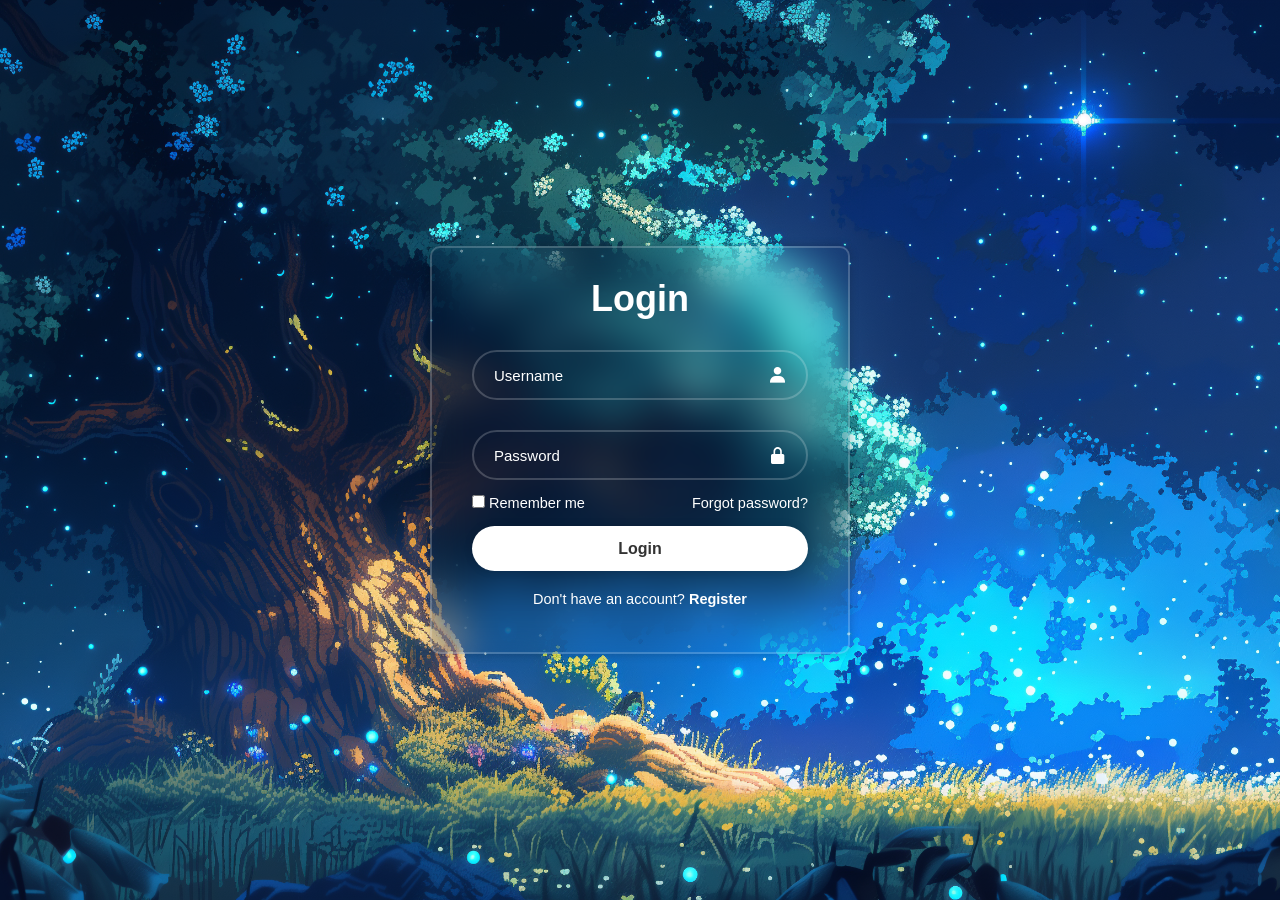
<file: index.html>
<!DOCTYPE html>

<html lang="en">
<head>
    <meta charset="UTF-8">
    <meta name="viewport" content="width=device-width, initial-scale=1.0">
    <title>Login</title>
    
<link rel="stylesheet" href="style.css">
<link href="https://unpkg.com/boxicons@2.1.4/css/boxicons.min.css" rel="stylesheet">


</head>

<body>

<div class="wrapper">


<form action="">

    <h1>Login</h1>

    <div class="input-box">
        <input 
            type="text" 
            placeholder="Username"
            required
            minlength="5"
            pattern="[A-Za-z0-9_]+"
            title="Username must be at least 3 characters and contain only letters, numbers, or underscores."
        >
        <i class="bx bxs-user"></i>
    </div>

    <div class="input-box">
        <input 
            type="password" 
            placeholder="Password"
            required
            minlength="8"
            title="Password must be at least 6 characters."
        >
        <i class="bx bxs-lock-alt"></i>
    </div>

    <div class="remember-forgot">
        <label>
            <input type="checkbox"> Remember me
        </label>

        <a href="#">Forgot password?</a>
    </div>

    <button type="submit" class="btn">Login</button>

    <div class="register-link">
        <p>
            Don't have an account?
            <a href="register.html">Register</a>
        </p>
    </div>

</form>


</div>

</body>
</html>
</file>
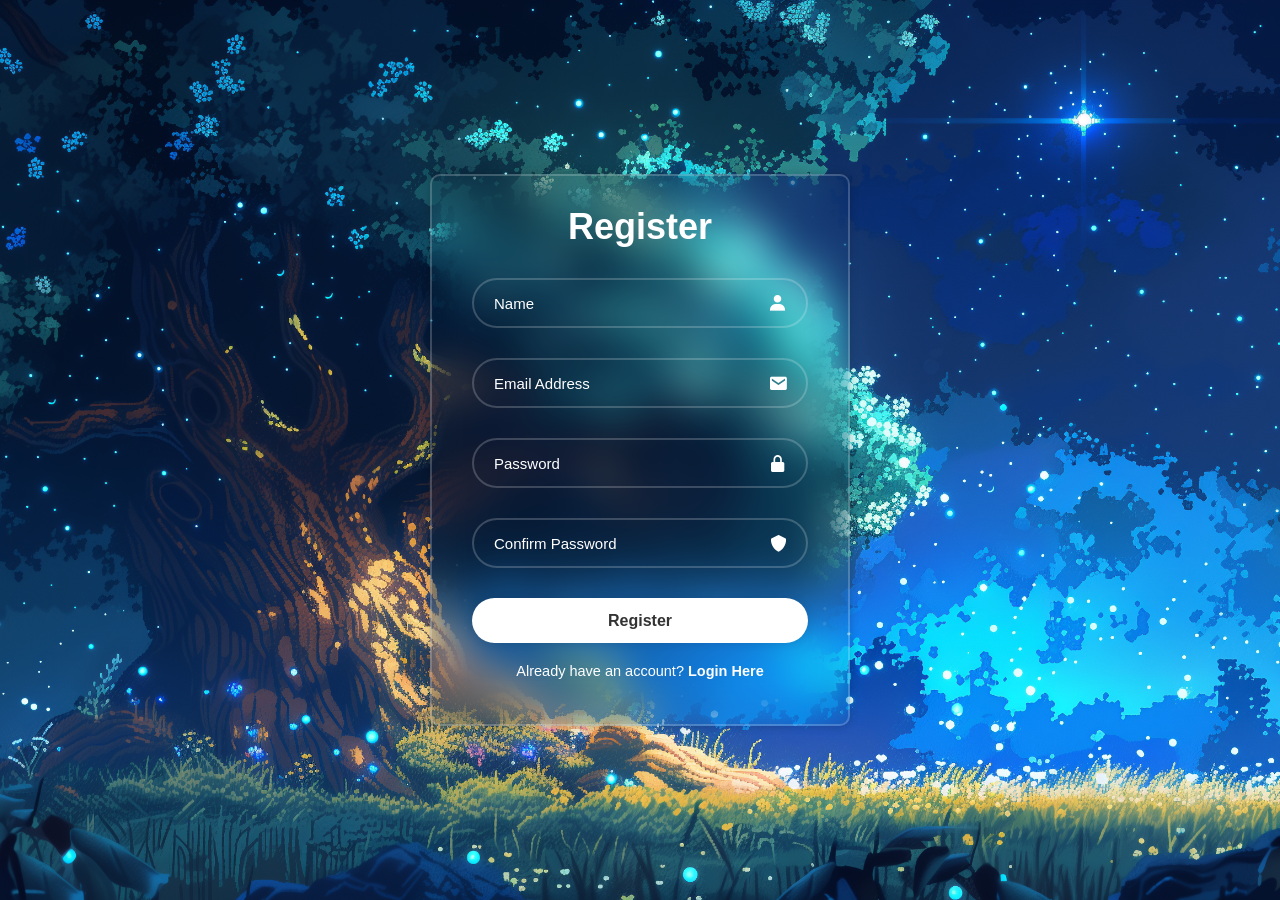
<file: register.html>
<!DOCTYPE html>

<html lang="en">
<head>
    <meta charset="UTF-8">
    <meta name="viewport" content="width=device-width, initial-scale=1.0">
    <title>Register</title>


<link rel="stylesheet" href="style.css">
<link href="https://unpkg.com/boxicons@2.1.4/css/boxicons.min.css" rel="stylesheet">


</head>

<body>

<div class="wrapper">


<form action="">

    <h1>Register</h1>

    <div class="input-box">
        <input 
            type="text"
            placeholder="Name"
            required
            minlength="2"
            pattern="[A-Za-z ]+"
            title="Please enter a valid name using letters only."
        >
        <i class="bx bxs-user"></i>
    </div>

    <div class="input-box">
        <input 
            type="email"
            placeholder="Email Address"
            required
            title="Please enter a valid email address."
        >
        <i class="bx bxs-envelope"></i>
    </div>

    <div class="input-box">
        <input 
            type="password"
            placeholder="Password"
            required
            minlength="6"
            title="Password must be at least 6 characters."
        >
        <i class="bx bxs-lock-alt"></i>
    </div>

    <div class="input-box">
        <input 
            type="password"
            placeholder="Confirm Password"
            required
            minlength="6"
            title="Please enter your password again."
        >
        <i class="bx bxs-shield"></i>
    </div>

    <button type="submit" class="btn">Register</button>

    <div class="register-link">
        <p>
            Already have an account?
            <a href="index.html">Login Here</a>
        </p>
    </div>

</form>


</div>

</body>
</html>
</file>
<file: style.css>
* {
  margin: 0;
  padding: 0;
  box-sizing: border-box;
  font-family: "Poppins", sans-serif;
  }

body {
display: flex;
justify-content: center;
align-items: center;
min-height: 100vh;
background: url("img/img.png") no-repeat;
background-size: cover;
background-position: center;
}

.wrapper {
width: 420px;
background: transparent;
border: 2px solid rgba(255, 255, 255, .2);
backdrop-filter: blur(20px);
box-shadow: 0 0 10px rgba(0, 0, 0, .2);
color: #fff;
border-radius: 10px;
padding: 30px 40px;
}

.wrapper h1 {
font-size: 36px;
text-align: center;
}

.wrapper .input-box {
position: relative;
width: 100%;
height: 50px;
margin: 30px 0;
}

.input-box input {
width: 100%;
height: 100%;
background: transparent;
border: 2px solid rgba(255, 255, 255, .2);
border-radius: 40px;
outline: none;
color: #fff;
padding: 20px 45px 20px 20px;
font-size: 15px;
}

.input-box input::placeholder {
color: #fff;
}

.input-box i {
position: absolute;
right: 20px;
top: 50%;
transform: translateY(-50%);
font-size: 20px;
}



/* Invalid input */
.input-box input:invalid:not(:placeholder-shown) {
border-color: #ff6b6b;
}


.input-box input:valid:not(:placeholder-shown) {
border-color: #90ee90;
}

/* Empty input */
.input-box input:placeholder-shown {
border-color: rgba(255, 255, 255, .2);
}


.input-box input:focus:invalid {
border-color: #ff6b6b;
}


.wrapper .remember-forgot {
display: flex;
justify-content: space-between;
font-size: 14.5px;
margin: -15px 0 15px;
}

.remember-forgot label input {
accent-color: #fff;
}

.remember-forgot a {
color: #fff;
text-decoration: none;
}

.remember-forgot a:hover {
text-decoration: underline;
}


.wrapper .btn {
width: 100%;
height: 45px;
background: #fff;
border: none;
outline: none;
border-radius: 40px;
box-shadow: 0 0 10px rgba(0, 0, 0, .1);
cursor: pointer;
font-size: 16px;
color: #333;
font-weight: 600;
}

.wrapper .btn:hover {
background: #f0f0f0;
}


.wrapper .register-link {
font-size: 14.5px;
text-align: center;
margin: 20px 0 15px;
}

.register-link p a {
color: #fff;
text-decoration: none;
font-weight: 600;
}

.register-link p a:hover {
text-decoration: underline;
}

@media (max-width: 600px) {


body {
    padding: 20px;
}

.wrapper {
    width: 100%;
    max-width: 420px;
    padding: 25px 20px;
}

.wrapper h1 {
    font-size: 30px;
}

.wrapper .input-box {
    margin: 20px 0;
}

.wrapper .remember-forgot {
    font-size: 13px;
}

.input-box input {
    font-size: 14px;
}

}
</file>
